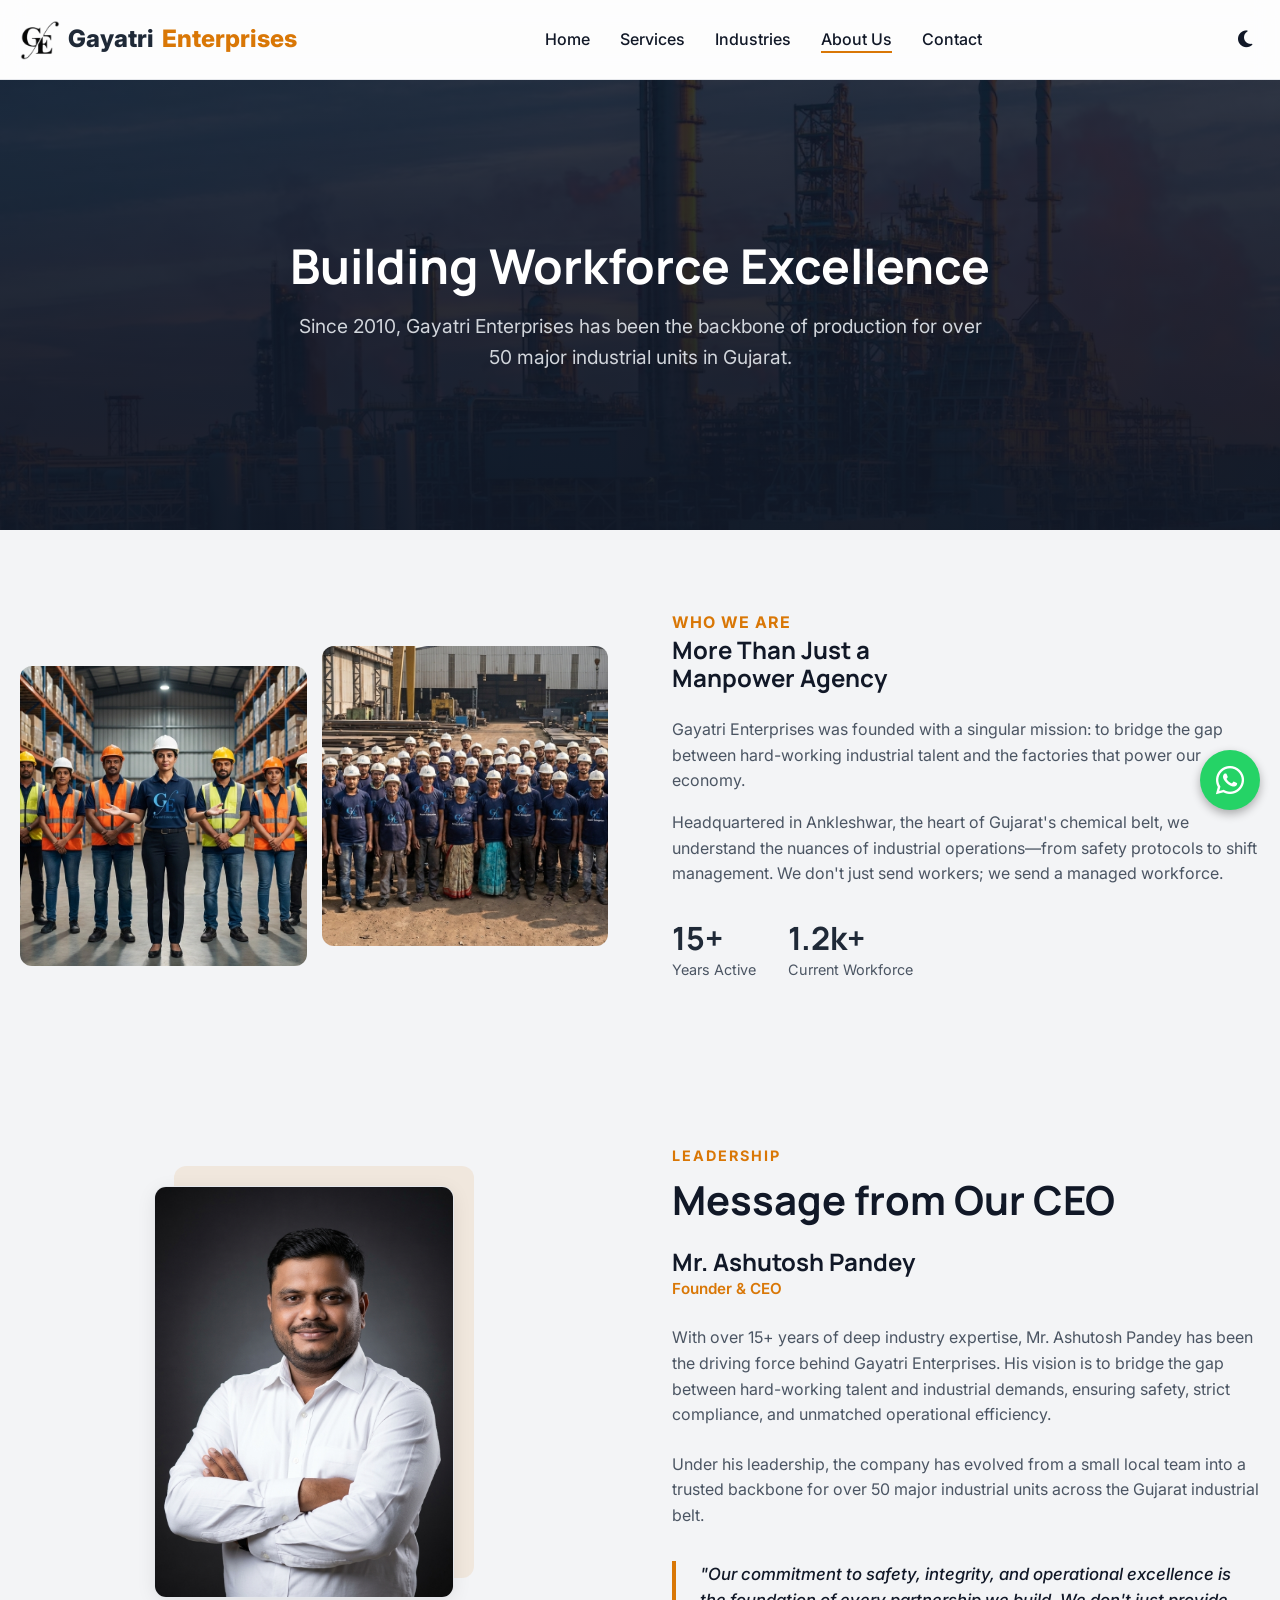
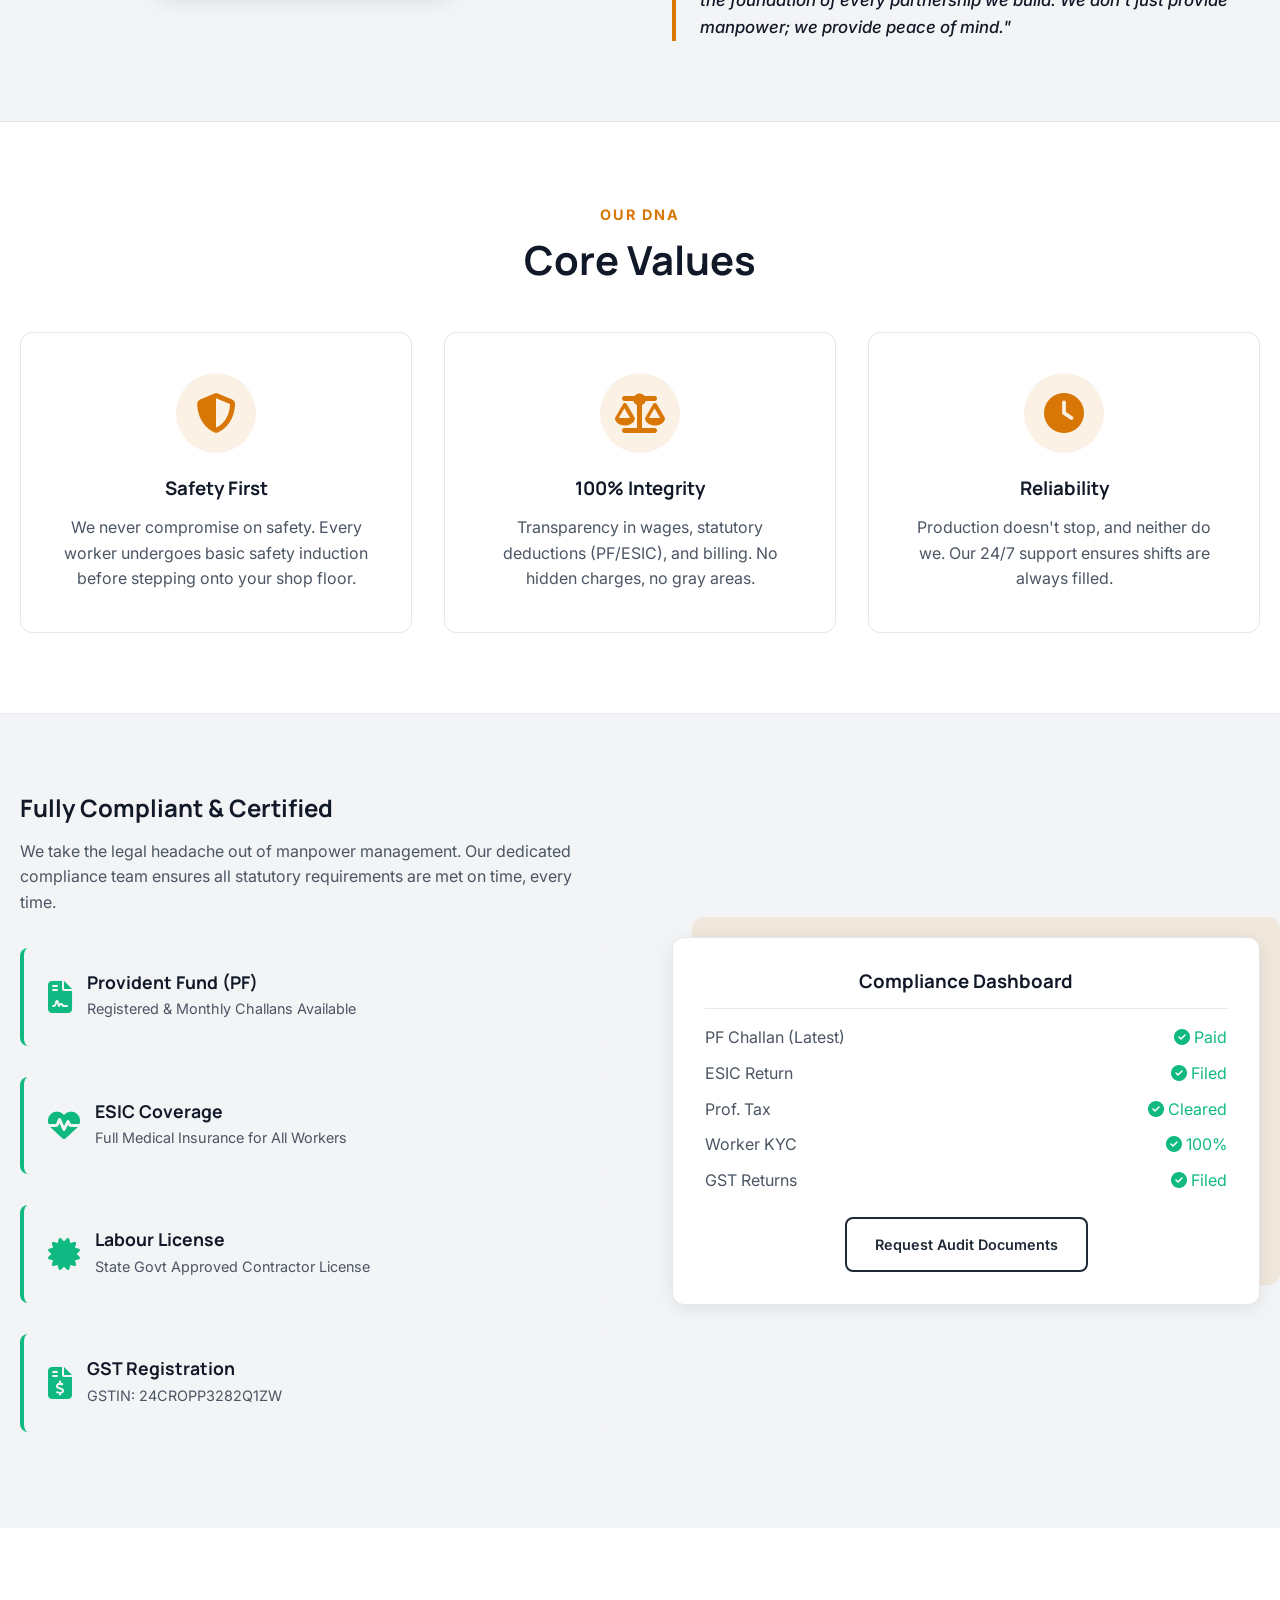
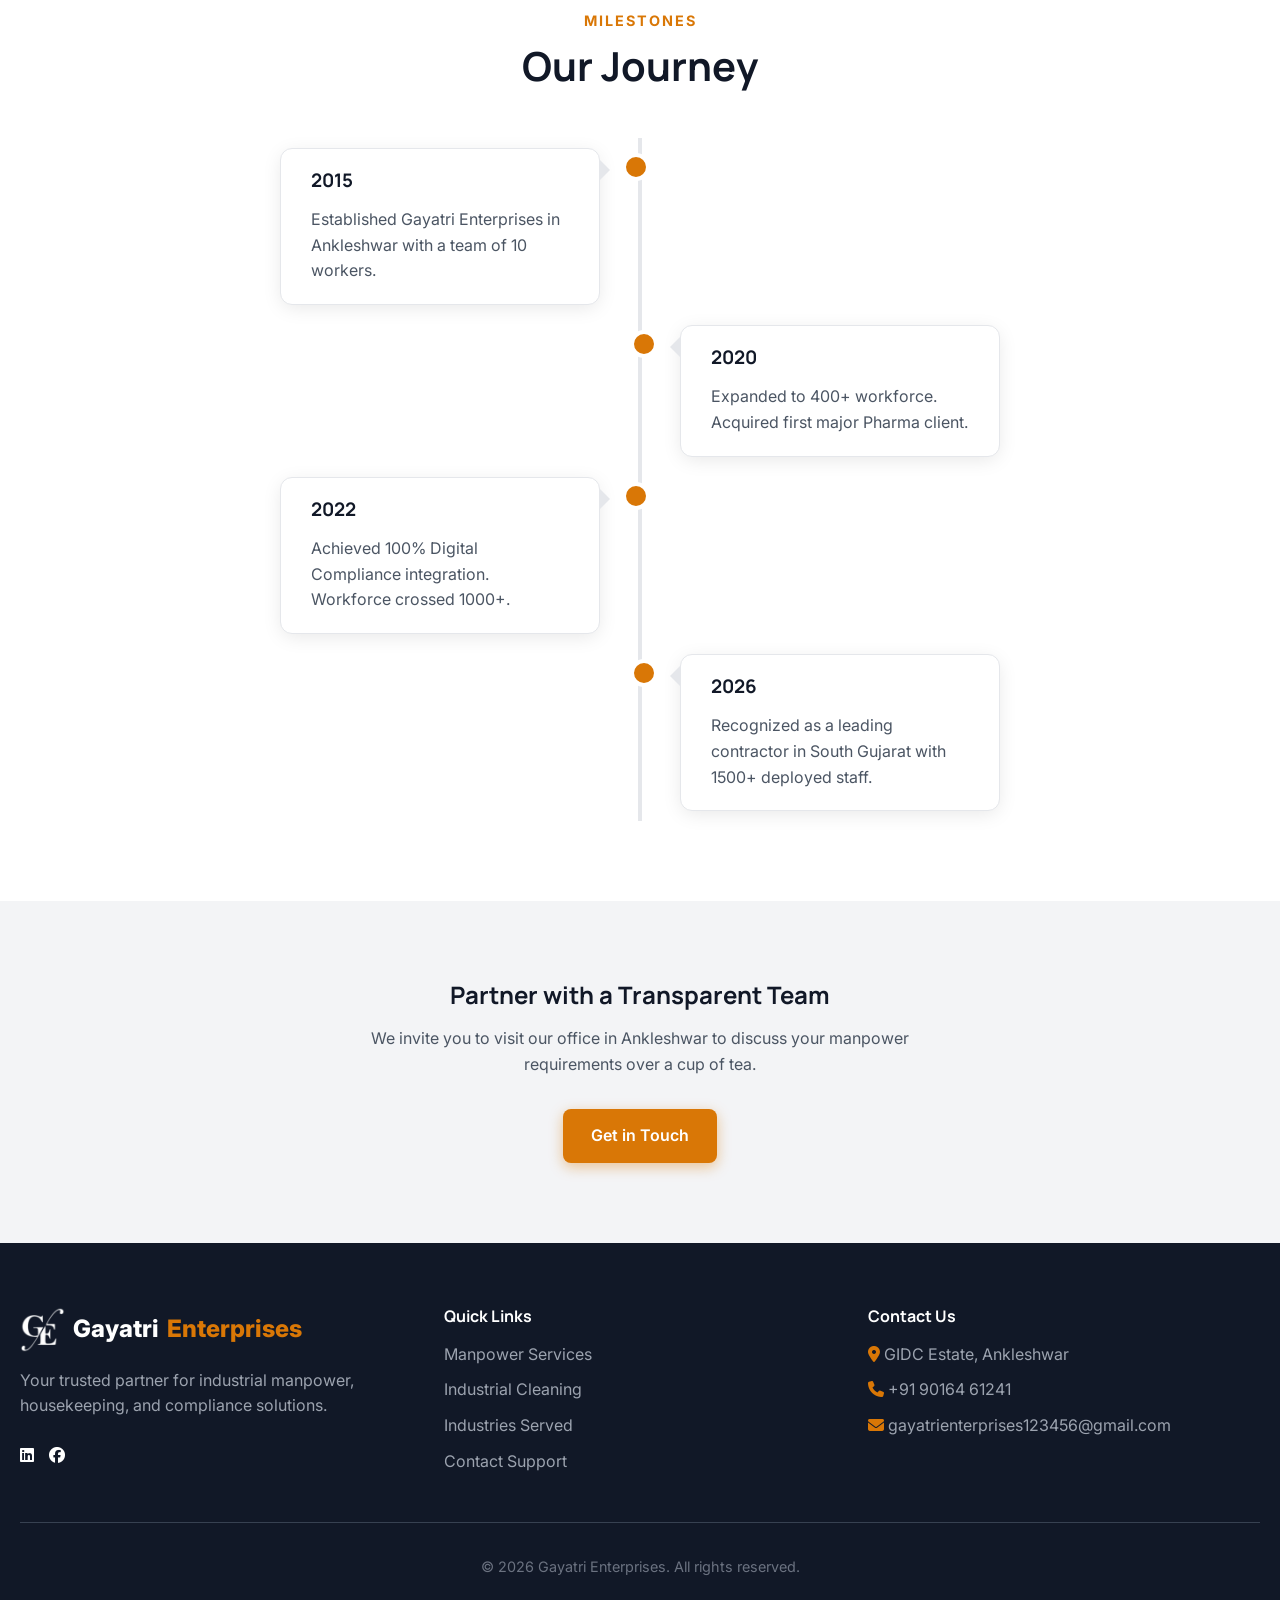
<file: about.html>
<!DOCTYPE html>
<html lang="en" data-theme="light">
<head>
    <meta charset="UTF-8">
    <meta name="viewport" content="width=device-width, initial-scale=1.0">
    <title>About Us | Gayatri Enterprises</title>
    <meta name="description" content="Learn about Gayatri Enterprises - A leader in industrial manpower since 2010. 100% Compliant, Safety-First approach, serving Gujarat's industrial belt.">
    <meta name="description" content="Learn about Gayatri Enterprises, a trusted labour contractor and manpower supplier serving industries in Ankleshwar GIDC and across Gujarat.">
    <meta name="keywords" content="industrial manpower supplier, labour contractor, manpower services, Gujarat, Ankleshwar GIDC">
    <link rel="preconnect" href="https://fonts.googleapis.com">
    <link rel="preconnect" href="https://fonts.gstatic.com" crossorigin>
    <link href="https://fonts.googleapis.com/css2?family=Inter:wght@400;500;600&family=Manrope:wght@600;700;800&display=swap" rel="stylesheet">
    <link rel="stylesheet" href="https://cdnjs.cloudflare.com/ajax/libs/font-awesome/6.4.0/css/all.min.css">
    
    <link rel="stylesheet" href="css/style.css">

    <style>
        html, body {
            overflow-x: hidden; /* Ye kisi bhi element ko screen ke bahar nikalne se rok dega */
            max-width: 100vw;
        }
        /* --- 1. PAGE SPECIFIC STYLES (DESKTOP DEFAULT) --- */
        .page-hero {
            background: linear-gradient(rgba(17, 24, 39, 0.85), rgba(17, 24, 39, 0.95)), 
                        url('assets/images/induatris.jpeg');
            background-size: cover;
            background-position: center;
            height: 450px; /* Desktop Height */
            display: flex;
            align-items: center;
            justify-content: center;
            text-align: center;
            color: white;
            margin-top: var(--header-height);
            padding: 0 1rem;
        }

        /* Values Grid */
        .value-card {
            text-align: center;
            padding: 2.5rem;
            background: var(--bg-card);
            border: 1px solid var(--border);
            border-radius: var(--radius-md);
            transition: 0.3s;
        }
        
        .value-card:hover {
            border-color: var(--secondary);
            transform: translateY(-5px);
            box-shadow: var(--shadow);
        }

        .value-icon {
            font-size: 2.5rem;
            color: var(--secondary);
            margin-bottom: 1.5rem;
            background: rgba(217, 119, 6, 0.1);
            width: 80px;
            height: 80px;
            border-radius: 50%;
            display: flex;
            align-items: center;
            justify-content: center;
            margin-left: auto;
            margin-right: auto;
        }

        /* Compliance Section */
        .compliance-box {
            display: flex;
            align-items: center;
            gap: 15px;
            background: var(--bg-body);
            padding: 1.5rem;
            border-radius: var(--radius-sm);
            border-left: 4px solid #10B981;
            margin-bottom: 1rem;
        }
        
        .compliance-box h4 { margin-bottom: 0.2rem; font-size: 1.1rem; }
        .compliance-box span { font-size: 0.9rem; color: var(--text-muted); }

        /* --- 2. TIMELINE STYLES (DESKTOP) --- */
        .timeline {
            position: relative;
            max-width: 800px;
            margin: 0 auto;
        }

        .timeline::after {
            content: '';
            position: absolute;
            width: 4px;
            background-color: var(--border);
            top: 0;
            bottom: 0;
            left: 50%;
            margin-left: -2px;
        }

        .timeline-item {
            padding: 10px 40px;
            position: relative;
            background-color: inherit;
            width: 50%;
        }

        .timeline-item::after {
            content: '';
            position: absolute;
            width: 20px;
            height: 20px;
            right: -10px;
            background-color: var(--secondary);
            border: 4px solid white;
            top: 15px;
            border-radius: 50%;
            z-index: 1;
        }

        .left { left: 0; }
        .right { left: 50%; }
        
        /* Arrows pointing to the line */
        .left::before { content: " "; height: 0; position: absolute; top: 22px; width: 0; z-index: 1; right: 30px; border: medium solid white; border-width: 10px 0 10px 10px; border-color: transparent transparent transparent var(--border); }
        .right::before { content: " "; height: 0; position: absolute; top: 22px; width: 0; z-index: 1; left: 30px; border: medium solid white; border-width: 10px 10px 10px 0; border-color: transparent var(--border) transparent transparent; }
        
        .right::after { left: -10px; }

        .timeline-content {
            padding: 20px 30px;
            background-color: var(--bg-card);
            position: relative;
            border-radius: var(--radius-md);
            box-shadow: var(--shadow);
            border: 1px solid var(--border);
        }

        /* --- 3. MOBILE RESPONSIVENESS FIXES --- */
        @media screen and (max-width: 768px) {
            
            /* A. Fix Hero Height */
            .page-hero {
                height: 300px; /* Smaller height for mobile */
            }
            .page-hero h1 { font-size: 2rem !important; } /* Smaller text */

            /* B. Fix the 2-Column Grids (Our Story & Compliance) */
            /* This forces the grids to become 1 column */
            .grid-3 {
                grid-template-columns: 1fr !important; /* Stack vertically */
                gap: 2rem !important;
            }

            /* C. Fix Image Grids inside Our Story */
            /* Ensure images don't look squashed */
            .grid-3 img {
                height: 250px !important; /* Adjust image height */
            }

            /* D. TIMELINE MOBILE FIX (Left Aligned) */
            .timeline::after {
                left: 31px; /* Move vertical line to the left */
            }
            
            .timeline-item {
                width: 100%; /* Full width */
                padding-left: 70px; /* Space for the line */
                padding-right: 25px;
            }
            
            .timeline-item::before {
                left: 60px; /* Fix arrow position */
                border: medium solid white;
                border-width: 10px 10px 10px 0;
                border-color: transparent var(--border) transparent transparent;
            }

            /* Make all dots align to the left line */
            .left::after, .right::after {
                left: 21px;
            }
            
            /* Reset the right side to align left */
            .right {
                left: 0%;
            }
        }

        /* --- CEO SECTION ANIMATIONS & STYLES --- */
        /* --- CEO SECTION STYLES --- */
        .ceo-img-wrapper {
            position: relative;
            width: 100%;
            max-width: 300px; /* Prevents image from becoming oversized on mobile */
            margin: 0 auto; /* Centers the image on mobile */
        }

        .ceo-offset-bg {
            position: absolute;
            top: -20px;
            right: -20px;
            width: 100%;
            height: 100%;
            background: var(--secondary);
            opacity: 0.1;
            border-radius: var(--radius-md);
            z-index: 1;
        }

        .ceo-img-container {
            position: relative;
            z-index: 2;
            border-radius: var(--radius-md);
            box-shadow: var(--shadow);
            border: 1px solid var(--border);
            overflow: hidden;
            background: var(--bg-card); /* Theme compatible */
        }
        
        .ceo-img-container img {
            width: 100%;
            height: auto !important;
            display: block;
            object-fit: top center; /* Maintains aspect ratio without distorting */
            transition: transform 0.4s ease; /* Smooth hover transition */
        }

        .ceo-img-container:hover img {
            transform: scale(1.04); /* Subtle zoom */
        }


        /* --- Brand Logo Sizing & Theme Compatibility --- */
        .brand-logo {
            height: 40px !important; /* perfectly aligns with the 1.5rem text size */
            width: auto !important;
            max-width: 100% !important;
            display: block;
            object-fit: contain;
            transition: filter 0.3s ease;
        }

        /* Light Mode (Default) - Inverts the white SVG to dark charcoal to match text */
        :root .brand-logo {
            filter: invert(85%) sepia(0%) saturate(0%) hue-rotate(180deg) brightness(15%);
        }

        /* Dark Mode - Keeps the SVG in its original white color */
        [data-theme="dark"] .brand-logo,
        .footer-logo {
            filter: none; 
        }
        /* --- Footer Logo Bulletproof Fix --- */
        .footer-white-logo {
            height: 45px !important; 
            width: 45px !important; /* Exact width */
            max-width: 45px !important; 
            flex-shrink: 0; /* Flexbox isko failne (stretch) se rokega */
            display: block;
            object-fit: contain;
            filter: brightness(0) invert(1) !important; 
        }

        /* .footer-white-logo {
            height: 45px; 
            width: auto;
            display: block;
            object-fit: contain;
            filter: brightness(0) invert(1); 
        } */
    </style>
</head>
<body>

    <header>
        <div class="container nav-container">
            <!-- <a href="index.html" class="logo">
                <i class="fa-solid fa-industry"></i>
                Gayatri <span>Enterprises</span>
            </a> -->
            <a href="index.html" class="logo">
                <img src="assets/images/ge_logo.svg" alt="Gayatri Enterprises Logo" class="brand-logo">
                Gayatri <span>Enterprises</span>
            </a>

            <nav>
                <ul class="nav-links">
                    <li><a href="index.html">Home</a></li>
                    <li><a href="services.html">Services</a></li>
                    <li><a href="industries.html">Industries</a></li>
                    <li><a href="about.html" class="active">About Us</a></li>
                    <li><a href="contact.html">Contact</a></li>
                </ul>
            </nav>

            <div style="display: flex; align-items: center; gap: 15px;">
                <button id="theme-toggle" class="theme-toggle" aria-label="Toggle Dark Mode">
                    <i class="fas fa-moon"></i>
                </button>
                <div class="hamburger">
                    <i class="fas fa-bars"></i>
                </div>
                <a href="contact.html" class="btn btn-primary" style="display: none; @media(min-width:768px){display:flex;}">
                    Get Quote
                </a>
            </div>
        </div>
    </header>

    <main>
        <section class="page-hero">
            <div class="container fade-up">
                <h1 style="color: white; font-size: 3rem; margin-bottom: 1rem;">Building Workforce Excellence</h1>
                <p style="font-size: 1.2rem; max-width: 700px; margin: 0 auto; color: #D1D5DB;">
                    Since 2010, Gayatri Enterprises has been the backbone of production for over 50 major industrial units in Gujarat.
                </p>
            </div>
        </section>

        <section style="padding: 5rem 0;">
            <div class="container">
                <div class="grid-3" style="grid-template-columns: 1fr 1fr; gap: 4rem; align-items: center;">
                    <div style="display: grid; grid-template-columns: 1fr 1fr; gap: 15px;" class="fade-up">
                        <img src="assets/images/4.png" style="border-radius: var(--radius-md); height: 300px; object-fit: cover; width: 100%; transform: translateY(20px);">
                        <img src="assets/images/3.png" style="border-radius: var(--radius-md); height: 300px; object-fit: cover; width: 100%;">
                    </div>

                    <div class="fade-up">
                        <span style="color: var(--secondary); font-weight: 700; letter-spacing: 1px;">WHO WE ARE</span>
                        <h2 style="margin-bottom: 1.5rem;">More Than Just a <br>Manpower Agency</h2>
                        <p style="color: var(--text-muted); margin-bottom: 1rem;">
                            Gayatri Enterprises was founded with a singular mission: to bridge the gap between hard-working industrial talent and the factories that power our economy.
                        </p>
                        <p style="color: var(--text-muted); margin-bottom: 2rem;">
                            Headquartered in Ankleshwar, the heart of Gujarat's chemical belt, we understand the nuances of industrial operations—from safety protocols to shift management. We don't just send workers; we send a managed workforce.
                        </p>
                        
                        <div style="display: flex; gap: 2rem;">
                            <div>
                                <h3 style="color: var(--primary); font-size: 2rem; margin-bottom: 0;">15+</h3>
                                <span style="font-size: 0.9rem; color: var(--text-muted);">Years Active</span>
                            </div>
                            <div>
                                <h3 style="color: var(--primary); font-size: 2rem; margin-bottom: 0;">1.2k+</h3>
                                <span style="font-size: 0.9rem; color: var(--text-muted);">Current Workforce</span>
                            </div>
                        </div>
                    </div>
                </div>
            </div>
        </section>


        <section style="padding: 5rem 0; background-color: var(--bg-body);">
            <div class="container">
                <div class="grid-3" style="grid-template-columns: 1fr 1fr; gap: 4rem; align-items: center;">
                    
                    <div class="fade-up" style="padding: 20px 20px 20px 0;"> <div class="ceo-img-wrapper">
                            <div class="ceo-img-container">
                                <img src="assets/images/ceo2.png" alt="CEO of Gayatri Enterprises">
                            </div>
                            <div class="ceo-offset-bg"></div>
                        </div>
                    </div>

                    <div class="fade-up" style="transition-delay: 0.15s;">
                        <span style="color: var(--secondary); font-weight: 700; letter-spacing: 2px; font-size: 0.9rem; text-transform: uppercase;">Leadership</span>
                        <h2 style="margin-top: 0.5rem; margin-bottom: 1.5rem; font-size: 2.5rem;">Message from Our CEO</h2>
                        
                        <h3 style="margin-bottom: 0; color: var(--text-main); font-size: 1.5rem;">Mr. Ashutosh Pandey</h3>
                        <p style="color: var(--secondary); font-weight: 600; margin-bottom: 1.5rem; font-size: 0.95rem;">
                            Founder & CEO
                        </p>

                        <p style="color: var(--text-muted); margin-bottom: 1.5rem;">
                            With over 15+ years of deep industry expertise, Mr. Ashutosh Pandey has been the driving force behind Gayatri Enterprises. His vision is to bridge the gap between hard-working talent and industrial demands, ensuring safety, strict compliance, and unmatched operational efficiency.
                        </p>
                        
                        <p style="color: var(--text-muted); margin-bottom: 2rem;">
                            Under his leadership, the company has evolved from a small local team into a trusted backbone for over 50 major industrial units across the Gujarat industrial belt.
                        </p>
                        
                        <blockquote style="border-left: 4px solid var(--secondary); padding-left: 1.5rem; color: var(--text-main); font-style: italic; font-weight: 500; font-size: 1.05rem;">
                            "Our commitment to safety, integrity, and operational excellence is the foundation of every partnership we build. We don't just provide manpower; we provide peace of mind."
                        </blockquote>
                    </div>
                    
                </div>
            </div>
        </section>
        

        <section style="background-color: var(--bg-card); padding: 5rem 0; border-top: 1px solid var(--border); border-bottom: 1px solid var(--border);">
            <div class="container">
                <div class="section-title fade-up">
                    <span>Our DNA</span>
                    <h2>Core Values</h2>
                </div>

                <div class="grid-3"> <style>.grid-3 { display: grid; grid-template-columns: repeat(auto-fit, minmax(300px, 1fr)); gap: 2rem; }</style>

                    <div class="value-card fade-up">
                        <div class="value-icon"><i class="fas fa-shield-alt"></i></div>
                        <h3>Safety First</h3>
                        <p style="color: var(--text-muted);">We never compromise on safety. Every worker undergoes basic safety induction before stepping onto your shop floor.</p>
                    </div>

                    <div class="value-card fade-up" style="transition-delay: 0.1s;">
                        <div class="value-icon"><i class="fas fa-scale-balanced"></i></div>
                        <h3>100% Integrity</h3>
                        <p style="color: var(--text-muted);">Transparency in wages, statutory deductions (PF/ESIC), and billing. No hidden charges, no gray areas.</p>
                    </div>

                    <div class="value-card fade-up" style="transition-delay: 0.2s;">
                        <div class="value-icon"><i class="fas fa-clock"></i></div>
                        <h3>Reliability</h3>
                        <p style="color: var(--text-muted);">Production doesn't stop, and neither do we. Our 24/7 support ensures shifts are always filled.</p>
                    </div>
                </div>
            </div>
        </section>

        <section style="padding: 5rem 0;">
            <div class="container">
                <div class="grid-3" style="grid-template-columns: 1fr 1fr; gap: 4rem; align-items: center;">
                    <div class="fade-up">
                        <h2>Fully Compliant & Certified</h2>
                        <p style="color: var(--text-muted); margin-bottom: 2rem;">
                            We take the legal headache out of manpower management. Our dedicated compliance team ensures all statutory requirements are met on time, every time.
                        </p>
                        
                        <div style="display: flex; flex-direction: column; gap: 15px;">
                            <div class="compliance-box">
                                <i class="fas fa-file-contract" style="font-size: 2rem; color: #10B981;"></i>
                                <div>
                                    <h4>Provident Fund (PF)</h4>
                                    <span>Registered & Monthly Challans Available</span>
                                </div>
                            </div>
                            <div class="compliance-box">
                                <i class="fas fa-heart-pulse" style="font-size: 2rem; color: #10B981;"></i>
                                <div>
                                    <h4>ESIC Coverage</h4>
                                    <span>Full Medical Insurance for All Workers</span>
                                </div>
                            </div>
                            <div class="compliance-box">
                                <i class="fas fa-certificate" style="font-size: 2rem; color: #10B981;"></i>
                                <div>
                                    <h4>Labour License</h4>
                                    <span>State Govt Approved Contractor License</span>
                                </div>
                            </div>
                            
                            <div class="compliance-box">
                                <i class="fas fa-file-invoice-dollar" style="font-size: 2rem; color: #10B981;"></i>
                                <div>
                                    <h4>GST Registration</h4>
                                    <span>GSTIN: 24CROPP3282Q1ZW</span>
                                </div>
                            </div>
                        </div>
                    </div>
                    
                    <div class="fade-up" style="position: relative;">
                        <div style="background: var(--bg-card); padding: 2rem; border: 1px solid var(--border); border-radius: var(--radius-md); box-shadow: var(--shadow); position: relative; z-index: 2;">
                            <h3 style="text-align: center; border-bottom: 1px solid var(--border); padding-bottom: 1rem; margin-bottom: 1rem;">Compliance Dashboard</h3>
                            <ul style="color: var(--text-muted);">
                                <li style="margin-bottom: 10px; display: flex; justify-content: space-between;">
                                    <span>PF Challan (Latest)</span> 
                                    <span style="color: #10B981;"><i class="fas fa-check-circle"></i> Paid</span>
                                </li>
                                <li style="margin-bottom: 10px; display: flex; justify-content: space-between;">
                                    <span>ESIC Return</span> 
                                    <span style="color: #10B981;"><i class="fas fa-check-circle"></i> Filed</span>
                                </li>
                                <li style="margin-bottom: 10px; display: flex; justify-content: space-between;">
                                    <span>Prof. Tax</span> 
                                    <span style="color: #10B981;"><i class="fas fa-check-circle"></i> Cleared</span>
                                </li>
                                <li style="margin-bottom: 10px; display: flex; justify-content: space-between;">
                                    <span>Worker KYC</span> 
                                    <span style="color: #10B981;"><i class="fas fa-check-circle"></i> 100%</span>
                                </li>
                                <li style="margin-bottom: 10px; display: flex; justify-content: space-between;">
                                    <span>GST Returns</span> 
                                    <span style="color: #10B981;"><i class="fas fa-check-circle"></i> Filed</span>
                                </li>
                            </ul>
                            <div style="text-align: center; margin-top: 1.5rem;">
                                <a href="contact.html" class="btn btn-outline" style="font-size: 0.9rem;">Request Audit Documents</a>
                            </div>
                        </div>
                        <div style="position: absolute; top: -20px; right: -20px; width: 100%; height: 100%; background: var(--secondary); opacity: 0.1; border-radius: var(--radius-md); z-index: 1;"></div>
                    </div>
                </div>
            </div>
        </section>

        <section style="background-color: var(--bg-card); padding: 5rem 0;">
            <div class="container">
                <div class="section-title fade-up">
                    <span>Milestones</span>
                    <h2>Our Journey</h2>
                </div>
                
                <div class="timeline fade-up">
                    <div class="timeline-item left">
                        <div class="timeline-content">
                            <h3>2015</h3>
                            <p style="color: var(--text-muted);">Established Gayatri Enterprises in Ankleshwar with a team of 10 workers.</p>
                        </div>
                    </div>
                    <div class="timeline-item right">
                        <div class="timeline-content">
                            <h3>2020</h3>
                            <p style="color: var(--text-muted);">Expanded to 400+ workforce. Acquired first major Pharma client.</p>
                        </div>
                    </div>
                    <div class="timeline-item left">
                        <div class="timeline-content">
                            <h3>2022</h3>
                            <p style="color: var(--text-muted);">Achieved 100% Digital Compliance integration. Workforce crossed 1000+.</p>
                        </div>
                    </div>
                    <div class="timeline-item right">
                        <div class="timeline-content">
                            <h3>2026</h3>
                            <p style="color: var(--text-muted);">Recognized as a leading contractor in South Gujarat with 1500+ deployed staff.</p>
                        </div>
                    </div>
                </div>
            </div>
        </section>

        <section style="padding: 5rem 0; text-align: center;">
            <div class="container fade-up">
                <h2>Partner with a Transparent Team</h2>
                <p style="max-width: 600px; margin: 0 auto 2rem auto; color: var(--text-muted);">
                    We invite you to visit our office in Ankleshwar to discuss your manpower requirements over a cup of tea.
                </p>
                <a href="contact.html" class="btn btn-primary">
                    Get in Touch
                </a>
            </div>
        </section>
    </main>

    <footer style="background: #111827; color: #F3F4F6; padding: 4rem 0 2rem 0;">
        <div class="container">
            <div class="grid-3" style="margin-bottom: 3rem;">
                <div>
                    <div class="logo" style="margin-bottom: 1rem; color: #fff;">
                        <img src="assets/images/ge_logo.svg" alt="Gayatri Enterprises Logo" class="footer-white-logo">
                        Gayatri <span>Enterprises</span>
                    </div>
                    <!-- -->
                    <p style="color: #9CA3AF; margin-bottom: 1.5rem;">
                        Your trusted partner for industrial manpower, housekeeping, and compliance solutions.
                    </p>
                    <div style="display: flex; gap: 15px;">
                        <a href="#" style="color: #fff;"><i class="fab fa-linkedin"></i></a>
                        <a href="#" style="color: #fff;"><i class="fab fa-facebook"></i></a>
                    </div>
                </div>
                <div>
                    <h4 style="color: #fff;">Quick Links</h4>
                    <ul style="display: flex; flex-direction: column; gap: 10px;">
                        <li><a href="services.html" style="color: #9CA3AF;">Manpower Services</a></li>
                        <li><a href="services.html" style="color: #9CA3AF;">Industrial Cleaning</a></li>
                        <li><a href="industries.html" style="color: #9CA3AF;">Industries Served</a></li>
                        <li><a href="contact.html" style="color: #9CA3AF;">Contact Support</a></li>
                    </ul>
                </div>
                <div>
                    <h4 style="color: #fff;">Contact Us</h4>
                    <p style="color: #9CA3AF; margin-bottom: 10px;">
                        <i class="fas fa-map-marker-alt" style="color: var(--secondary);"></i> GIDC Estate, Ankleshwar
                    </p>
                    <p style="color: #9CA3AF; margin-bottom: 10px;">
                        <i class="fas fa-phone" style="color: var(--secondary);"></i> +91 90164 61241
                    </p>
                    <p style="color: #9CA3AF;">
                        <i class="fas fa-envelope" style="color: var(--secondary);"></i> gayatrienterprises123456@gmail.com
                    </p>
                </div>
            </div>
            <div style="border-top: 1px solid #374151; padding-top: 2rem; text-align: center; color: #6B7280; font-size: 0.9rem;">
                &copy; 2026 Gayatri Enterprises. All rights reserved.
            </div>
        </div>
    </footer>

    <a href="#" class="whatsapp-float" target="_blank" aria-label="Chat on WhatsApp">
        <i class="fab fa-whatsapp"></i>
    </a>
    
    <div class="mobile-sticky-bar">
        <div class="grid">
            <a href="tel:+919016461241" class="btn btn-primary" style="justify-content: center; padding: 10px;">
                <i class="fas fa-phone"></i> Call Now
            </a>
            <a href="contact.html" class="btn btn-outline" style="justify-content: center; padding: 10px;">
                <i class="fas fa-envelope"></i> Inquiry
            </a>
        </div>
    </div>

    <script src="js/script.js"></script>
</body>
</html>
</file>
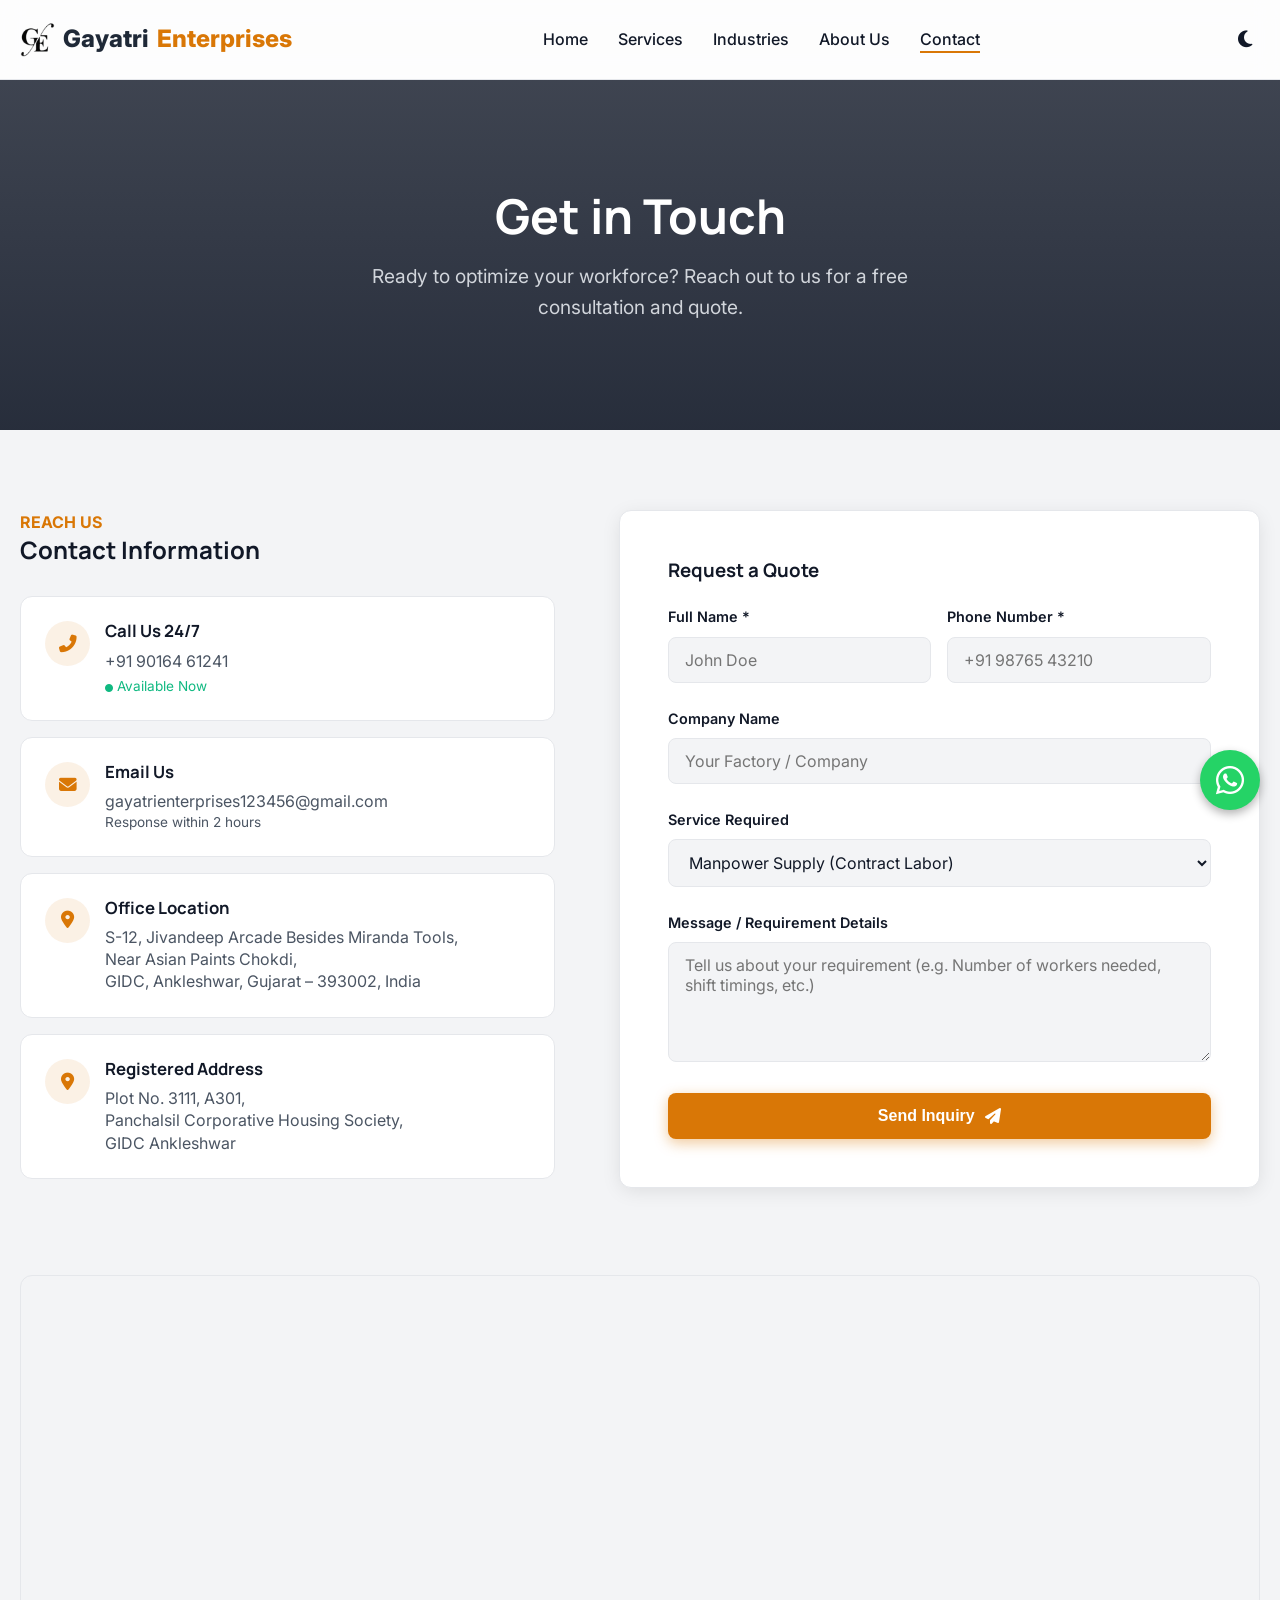
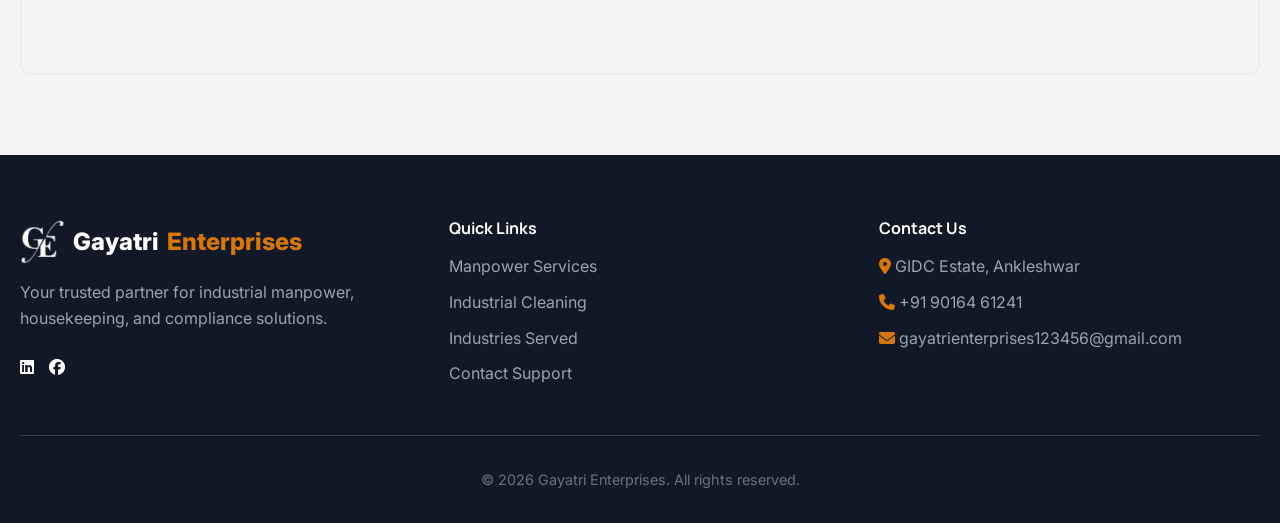
<file: contact.html>
<!DOCTYPE html>
<html lang="en" data-theme="light">
<head>
    <meta charset="UTF-8">
    <meta name="viewport" content="width=device-width, initial-scale=1.0">
    <title>Contact Us | Gayatri Enterprises</title>
    <meta name="description" content="Get a quote for industrial manpower supply. Contact Gayatri Enterprises, GIDC Ankleshwar. Call +91 76000 01321 for immediate workforce solutions.">
    <meta name="description" content="Contact Gayatri Enterprises for industrial manpower supply, contract labour services and workforce solutions in Ankleshwar GIDC Gujarat.">
    <meta name="keywords" content="contact industrial manpower supplier, Gayatri Enterprises contact, manpower supply quote, labour contractor contact, workforce solutions Gujarat"> 
    <link rel="preconnect" href="https://fonts.googleapis.com">
    <link rel="preconnect" href="https://fonts.gstatic.com" crossorigin>
    <link href="https://fonts.googleapis.com/css2?family=Inter:wght@400;500;600&family=Manrope:wght@600;700;800&display=swap" rel="stylesheet">
    <link rel="stylesheet" href="https://cdnjs.cloudflare.com/ajax/libs/font-awesome/6.4.0/css/all.min.css">
    
    <link rel="stylesheet" href="css/style.css">

    <style>
        /* --- GLOBAL RESPONSIVE FIX --- */
        html, body {
            overflow-x: hidden; /* completely stops horizontal scrolling */
            max-width: 100vw;
        }

        /* Page Specific Styles */
        .page-hero {
            background: linear-gradient(rgba(17, 24, 39, 0.8), rgba(17, 24, 39, 0.9)), 
                        url('https://images.unsplash.com/photo-1486406146926-c627a92ad1ab?q=80&w=2070&auto=format&fit=crop');
            background-size: cover;
            background-position: center;
            height: 350px;
            display: flex;
            align-items: center;
            justify-content: center;
            text-align: center;
            color: white;
            margin-top: var(--header-height);
        }

        /* Contact Wrapper */
        .contact-wrapper {
            display: grid;
            grid-template-columns: 1fr 1.2fr;
            gap: 4rem;
        }

        /* Info Cards (Refined for compact look & responsiveness) */
        .info-card {
            background: var(--bg-card);
            padding: 1.5rem; /* Reduced from 2rem */
            border-radius: var(--radius-md);
            border: 1px solid var(--border);
            margin-bottom: 1rem;
            display: flex;
            flex-direction: row; /* Side-by-side on desktop */
            align-items: flex-start;
            gap: 15px; /* Reduced gap */
            transition: 0.3s;
            box-sizing: border-box;
            width: 100%;
        }

        .info-card:hover {
            transform: translateY(-5px);
            border-color: var(--secondary);
            box-shadow: var(--shadow);
        }

        .info-icon {
            background: rgba(217, 119, 6, 0.1);
            color: var(--secondary);
            min-width: 45px; /* Scaled down for a balanced look */
            height: 45px;
            border-radius: 50%;
            display: flex;
            align-items: center;
            justify-content: center;
            font-size: 1.1rem;
        }

        .info-card-text {
            width: 100%;
        }
        
        .info-card h4 { margin-bottom: 0.25rem; font-size: 1.05rem; }
        
        .info-card p { 
            margin-bottom: 0; 
            line-height: 1.4; 
            word-wrap: break-word; /* Prevents long emails from overflowing */
            overflow-wrap: break-word;
        }

        /* Form Styling */
        .contact-form {
            background: var(--bg-card);
            padding: 3rem;
            border-radius: var(--radius-md);
            box-shadow: var(--shadow);
            border: 1px solid var(--border);
            box-sizing: border-box;
            width: 100%;
            transition: all 0.3s ease;
        }

        .contact-form:hover {
            box-shadow: 0 12px 24px rgba(0,0,0,0.1);
            border-color: var(--secondary);
        }

        .form-group {
            margin-bottom: 1.5rem;
            width: 100%;
        }

        .form-label {
            display: block;
            margin-bottom: 0.5rem;
            font-weight: 600;
            color: var(--text-main);
            font-size: 0.9rem;
        }

        .form-control {
            width: 100%;
            padding: 12px 16px;
            border: 1px solid var(--border);
            border-radius: var(--radius-sm);
            background: var(--bg-body);
            color: var(--text-main);
            font-family: var(--font-body);
            font-size: 1rem;
            transition: 0.3s;
            box-sizing: border-box;
        }

        .form-control:focus {
            outline: none;
            border-color: var(--secondary);
            box-shadow: 0 0 0 3px rgba(217, 119, 6, 0.1);
        }

        textarea.form-control {
            resize: vertical;
            min-height: 120px;
        }

        /* Map */
        .map-container {
            width: 100%;
            height: 400px;
            border-radius: var(--radius-md);
            overflow: hidden;
            margin-top: 5rem;
            border: 1px solid var(--border);
            box-sizing: border-box;
        }

        iframe { width: 100%; height: 100%; border: 0; }
        
        /* Success Message */
        #form-success, #form-error {
            display: none;
            padding: 1rem;
            border-radius: var(--radius-sm);
            margin-top: 1rem;
            text-align: center;
            font-weight: 600;
        }

        #form-success { background: #D1FAE5; color: #065F46; }
        #form-error { background: #fee2e2; color: #991b1b; }

        /* --- Brand Logo Sizing & Theme Compatibility --- */
        .brand-logo {
            height: 35px;
            width: auto;
            display: block;
            object-fit: contain;
            transition: filter 0.3s ease;
        }

        :root .brand-logo {
            filter: invert(85%) sepia(0%) saturate(0%) hue-rotate(180deg) brightness(15%);
        }

        [data-theme="dark"] .brand-logo,
        .footer-logo { filter: none; }

        .footer-white-logo {
            height: 45px;
            width: auto;
            display: block;
            object-fit: contain;
            filter: brightness(0) invert(1); 
        }

        /* =========================================
           MOBILE RESPONSIVENESS FIXES
           ========================================= */
        @media (max-width: 768px) {
            .contact-wrapper { 
                grid-template-columns: 1fr; 
                gap: 2.5rem; 
            }
            
            .info-card {
                flex-direction: column; /* Stacks icon and text vertically only on mobile */
                padding: 1.25rem;
            }

            .contact-form {
                padding: 1.5rem; /* Prevents form from expanding beyond screen edges */
            }

            /* Forces the 2-column input grid to stack vertically on small screens */
            .form-grid-2 {
                grid-template-columns: 1fr !important;
                gap: 0 !important;
            }
            
            .form-grid-2 .form-group {
                margin-bottom: 1.5rem;
            }

            .map-container {
                margin-top: 3rem;
                height: 300px; /* Slightly smaller map for mobile */
            }
        }
    </style>
</head>
<body>

    <header>
        <div class="container nav-container">
            <a href="index.html" class="logo">
                <img src="assets/images/ge_logo.svg" alt="Gayatri Enterprises Logo" class="brand-logo">
                Gayatri <span>Enterprises</span>
            </a>
            <nav>
                <ul class="nav-links">
                    <li><a href="index.html">Home</a></li>
                    <li><a href="services.html">Services</a></li>
                    <li><a href="industries.html">Industries</a></li>
                    <li><a href="about.html">About Us</a></li>
                    <li><a href="contact.html" class="active">Contact</a></li>
                </ul>
            </nav>

            <div style="display: flex; align-items: center; gap: 15px;">
                <button id="theme-toggle" class="theme-toggle" aria-label="Toggle Dark Mode">
                    <i class="fas fa-moon"></i>
                </button>
                <div class="hamburger">
                    <i class="fas fa-bars"></i>
                </div>
            </div>
        </div>
    </header>

    <main>
        <section class="page-hero">
            <div class="container fade-up">
                <h1 style="color: white; font-size: 3rem; margin-bottom: 1rem;">Get in Touch</h1>
                <p style="font-size: 1.2rem; max-width: 600px; margin: 0 auto; color: #D1D5DB;">
                    Ready to optimize your workforce? Reach out to us for a free consultation and quote.
                </p>
            </div>
        </section>

        <section style="padding: 5rem 0;">
            <div class="container">
                <div class="contact-wrapper">
                    
                    <div class="fade-up">
                        <span style="color: var(--secondary); font-weight: 700; text-transform: uppercase;">Reach Us</span>
                        <h2 style="margin-bottom: 2rem;">Contact Information</h2>
                        
                        <a href="tel:+919016461241" class="info-card">
                            <div class="info-icon"><i class="fas fa-phone-alt"></i></div>
                            <div class="info-card-text">
                                <h4 style="margin-bottom: 0.5rem;">Call Us 24/7</h4>
                                <p style="color: var(--text-muted);">+91 90164 61241</p>
                                <p style="font-size: 0.85rem; color: #10B981; margin-top: 5px;">
                                    <i class="fas fa-circle" style="font-size: 8px;"></i> Available Now
                                </p>
                            </div>
                        </a>

                        <a href="mailto:gayatrienterprises123456@gmail.com" class="info-card">
                            <div class="info-icon"><i class="fas fa-envelope"></i></div>
                            <div class="info-card-text">
                                <h4 style="margin-bottom: 0.5rem;">Email Us</h4>
                                <p style="color: var(--text-muted);">gayatrienterprises123456@gmail.com</p>
                                <p style="font-size: 0.85rem; color: var(--text-muted);">Response within 2 hours</p>
                            </div>
                        </a>

                        <div class="info-card">
                            <div class="info-icon"><i class="fas fa-map-marker-alt"></i></div>
                            <div class="info-card-text">
                                <h4 style="margin-bottom: 0.5rem;">Office Location</h4>
                                <p style="color: var(--text-muted);">
                                    S-12, Jivandeep Arcade Besides Miranda Tools,<br>
                                    Near Asian Paints Chokdi,<br>
                                    GIDC, Ankleshwar, Gujarat – 393002, India
                                </p>
                            </div>
                        </div>
                        <div class="info-card">
                            <div class="info-icon"><i class="fas fa-map-marker-alt"></i></div>
                            <div class="info-card-text">
                                <h4 style="margin-bottom: 0.5rem;">Registered Address</h4>
                                <p style="color: var(--text-muted);">
                                    Plot No. 3111, A301,<br>
                                    Panchalsil Corporative Housing Society,<br>
                                    GIDC Ankleshwar
                                </p>
                            </div>
                        </div>
                    </div>

                    <div class="fade-up" style="transition-delay: 0.1s;" >
                        <form class="contact-form" id="inquiryForm" onsubmit="handleFormSubmit(event)">
                            <input type="hidden" name="access_key" value="5d9ef6a4-f261-4247-b935-bd880b68478c">
                            <input type="hidden" name="subject" value="New Inquiry - Gayatri Enterprises Website">
                            <input type="hidden" name="from_name" value="Gayatri Enterprises Web Form">

                            <h3 style="margin-bottom: 1.5rem;">Request a Quote</h3>
                            
                            <div class="form-grid-2" style="display: grid; grid-template-columns: 1fr 1fr; gap: 1rem;">
                                <div class="form-group">
                                    <label class="form-label">Full Name *</label>
                                    <input type="text" name="name" class="form-control" required placeholder="John Doe">
                                </div>
                                <div class="form-group">
                                    <label class="form-label">Phone Number *</label>
                                    <input type="tel" name="phone" class="form-control" required placeholder="+91 98765 43210">
                                </div>
                            </div>

                            <div class="form-group">
                                <label class="form-label">Company Name</label>
                                <input type="text" name="company" class="form-control" placeholder="Your Factory / Company">
                            </div>
                            <div class="form-group">
                                <label class="form-label">Service Required</label>
                                <select name="service" class="form-control">
                                    <option>Manpower Supply (Contract Labor)</option>
                                    <option>Industrial Housekeeping</option>
                                    <option>Compliance Management (PF/ESIC)</option>
                                    <option>Skilled Technical Staff</option>
                                    <option>Other</option>
                                </select>
                            </div>

                            <div class="form-group">
                                <label class="form-label">Message / Requirement Details</label>
                                <textarea name="message" class="form-control" placeholder="Tell us about your requirement (e.g. Number of workers needed, shift timings, etc.)"></textarea>
                            </div>

                            <button type="submit" class="btn btn-primary" style="width: 100%; justify-content: center;">
                                Send Inquiry <i class="fas fa-paper-plane"></i>
                            </button>
                            
                            <div id="form-success">
                                <i class="fas fa-check-circle"></i> Thank you! We have received your inquiry.
                            </div>
                            <div id="form-error">
                                <i class="fas fa-exclamation-circle"></i> Something went wrong. Please try again.
                            </div>
                        </form>
                    </div>

                </div>

                <div class="map-container fade-up">
                    <iframe src="https://www.google.com/maps/embed?pb=!1m18!1m12!1m3!1d1048.1320404362325!2d73.0226445776971!3d21.624918283400078!2m3!1f0!2f0!3f0!3m2!1i1024!2i768!4f13.1!3m3!1m2!1s0x3be02338cc75cf11%3A0x1094826aaa02bd4c!2sGayatri%20Enterprises%20-%20Industrial%20Manpower%20Supplier%20(Labour%20Contactor)!5e1!3m2!1sen!2sin!4v1772965580463!5m2!1sen!2sin" allowfullscreen="" loading="lazy" referrerpolicy="no-referrer-when-downgrade"></iframe>
                </div>
            </div>
        </section>
    </main>

    <footer style="background: #111827; color: #F3F4F6; padding: 4rem 0 2rem 0;">
        <div class="container">
            <div class="grid-3" style="display: grid; grid-template-columns: repeat(auto-fit, minmax(200px, 1fr)); gap: 3rem; margin-bottom: 3rem;">
                <div>
                    <div class="logo" style="margin-bottom: 1rem; color: #fff;">
                        <img src="assets/images/ge_logo.svg" alt="Gayatri Enterprises Logo" class="footer-white-logo">
                        Gayatri <span>Enterprises</span>
                    </div>

                    <p style="color: #9CA3AF; margin-bottom: 1.5rem;">
                        Your trusted partner for industrial manpower, housekeeping, and compliance solutions.
                    </p>
                    <div style="display: flex; gap: 15px;">
                        <a href="#" style="color: #fff;"><i class="fab fa-linkedin"></i></a>
                        <a href="#" style="color: #fff;"><i class="fab fa-facebook"></i></a>
                    </div>
                </div>
                <div>
                    <h4 style="color: #fff;">Quick Links</h4>
                    <ul style="display: flex; flex-direction: column; gap: 10px;">
                        <li><a href="services.html" style="color: #9CA3AF;">Manpower Services</a></li>
                        <li><a href="services.html" style="color: #9CA3AF;">Industrial Cleaning</a></li>
                        <li><a href="industries.html" style="color: #9CA3AF;">Industries Served</a></li>
                        <li><a href="contact.html" style="color: #9CA3AF;">Contact Support</a></li>
                    </ul>
                </div>
                <div>
                    <h4 style="color: #fff;">Contact Us</h4>
                    <p style="color: #9CA3AF; margin-bottom: 10px;">
                        <i class="fas fa-map-marker-alt" style="color: var(--secondary);"></i> GIDC Estate, Ankleshwar
                    </p>
                    <p style="color: #9CA3AF; margin-bottom: 10px;">
                        <i class="fas fa-phone" style="color: var(--secondary);"></i> +91 90164 61241
                    </p>
                    <p style="color: #9CA3AF;">
                        <i class="fas fa-envelope" style="color: var(--secondary);"></i> gayatrienterprises123456@gmail.com
                    </p>
                </div>
            </div>
            <div style="border-top: 1px solid #374151; padding-top: 2rem; text-align: center; color: #6B7280; font-size: 0.9rem;">
                © 2026 Gayatri Enterprises. All rights reserved.
            </div>
        </div>
    </footer>

    <a href="#" class="whatsapp-float" target="_blank" aria-label="Chat on WhatsApp">
        <i class="fab fa-whatsapp"></i>
    </a>
    
    <div class="mobile-sticky-bar">
        <div class="grid" style="display: grid; grid-template-columns: 1fr 1fr; gap: 10px;">
            <a href="tel:+919016461241" class="btn btn-primary" style="justify-content: center; padding: 10px;">
                <i class="fas fa-phone"></i> Call Now
            </a>
            <a href="contact.html" class="btn btn-outline" style="justify-content: center; padding: 10px;">
                <i class="fas fa-envelope"></i> Inquiry
            </a>
        </div>
    </div>

    <script src="js/script.js"></script>
    <script>
        function handleFormSubmit(e) {
            e.preventDefault(); 
            
            const form = e.target;
            const btn = form.querySelector('button');
            const originalBtnText = btn.innerHTML;
            const successMsg = document.getElementById('form-success');
            const errorMsg = document.getElementById('form-error');

            btn.innerHTML = '<i class="fas fa-circle-notch fa-spin"></i> Sending...';
            btn.style.opacity = '0.7';
            btn.disabled = true;

            const formData = new FormData(form);

            fetch('https://api.web3forms.com/submit', {
                method: 'POST',
                body: formData
            })
            .then(async (response) => {
                const json = await response.json();
                if (response.status == 200) {
                    successMsg.style.display = 'block';
                    errorMsg.style.display = 'none';
                    form.reset(); 
                    
                    setTimeout(() => {
                        successMsg.style.display = 'none';
                    }, 5000);
                } else {
                    console.log(response);
                    errorMsg.style.display = 'block';
                    errorMsg.innerText = json.message || "Something went wrong!";
                }
            })
            .catch(error => {
                console.log(error);
                errorMsg.style.display = 'block';
                errorMsg.innerText = "Connection error. Please check your internet.";
            })
            .finally(() => {
                btn.innerHTML = originalBtnText;
                btn.style.opacity = '1';
                btn.disabled = false;
            });
        }
    </script>  
</body>
</html>
</file>
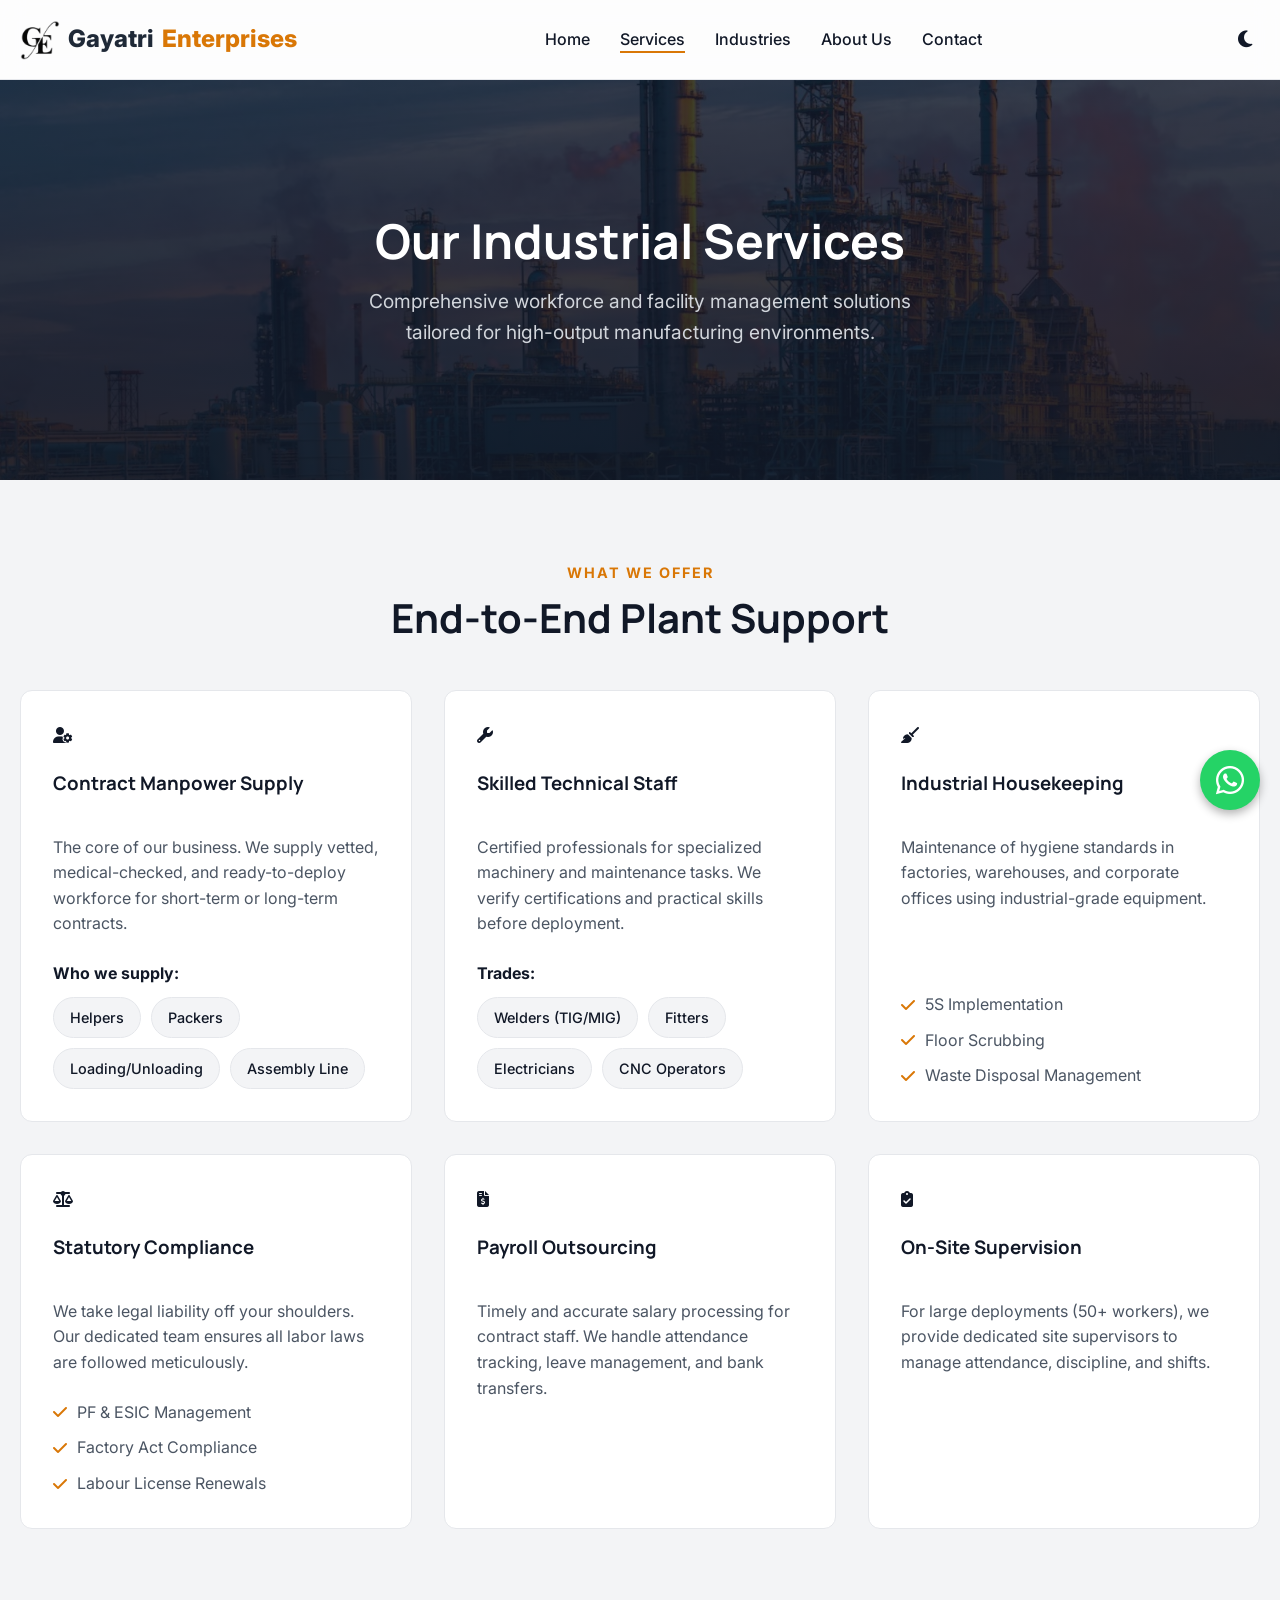
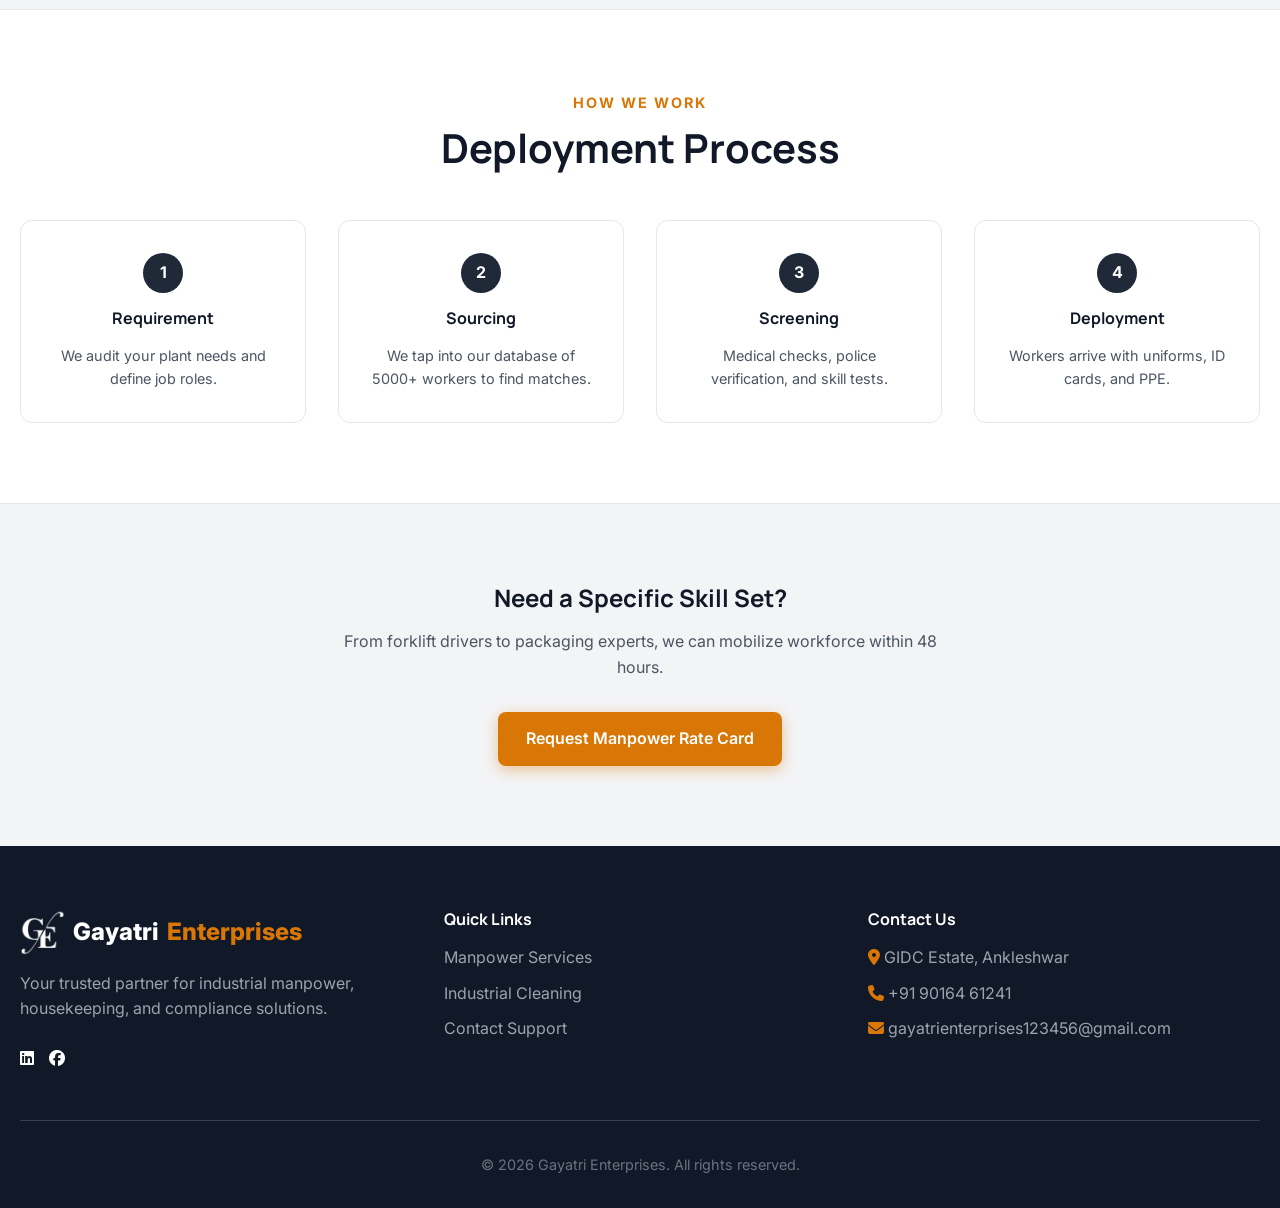
<file: services.html>
<!DOCTYPE html>
<html lang="en" data-theme="light">
<head>
    <meta charset="UTF-8">
    <meta name="viewport" content="width=device-width, initial-scale=1.0">
    <title>Our Services | Industrial Manpower & Factory Solutions</title>
    <meta name="description" content="Expert manpower supply services: Skilled welders, fitters, CNC operators, and unskilled labor. Industrial housekeeping and compliance management.">
    <meta name="description" content="Explore industrial manpower services offered by Gayatri Enterprises including skilled labour supply, contract labour management and workforce solutions for factories and warehouses.">
    <meta name="keywords" content="industrial manpower, factory solutions, skilled labor, unskilled labor, contract labor">



    <link rel="preconnect" href="https://fonts.googleapis.com">
    <link rel="preconnect" href="https://fonts.gstatic.com" crossorigin>
    <link href="https://fonts.googleapis.com/css2?family=Inter:wght@400;500;600&family=Manrope:wght@600;700;800&display=swap" rel="stylesheet">
    <link rel="stylesheet" href="https://cdnjs.cloudflare.com/ajax/libs/font-awesome/6.4.0/css/all.min.css">
    
    <link rel="stylesheet" href="css/style.css">

    <style>
        /* Page Specific Styles */
        .page-hero {
            background: linear-gradient(rgba(17, 24, 39, 0.8), rgba(17, 24, 39, 0.9)), 
                        url('assets/images/industries3.jpeg');
            background-size: cover;
            background-position: center;
            height: 400px;
            display: flex;
            align-items: center;
            justify-content: center;
            text-align: center;
            color: white;
            margin-top: var(--header-height);
        }

        .service-detail-card {
            display: flex;
            flex-direction: column;
            gap: 1.5rem;
            height: 100%;
        }

        .service-detail-card ul {
            padding-left: 0;
            display: flex;
            flex-direction: column;
            gap: 10px;
        }

        .service-detail-card li {
            display: flex;
            align-items: center;
            gap: 10px;
            color: var(--text-muted);
        }

        .service-detail-card li i {
            color: var(--secondary);
        }

        .process-step {
            position: relative;
            padding: 2rem;
            background: var(--bg-card);
            border: 1px solid var(--border);
            border-radius: var(--radius-md);
            text-align: center;
            transition: 0.3s;
        }
        
        .process-step:hover {
            border-color: var(--secondary);
            transform: translateY(-5px);
        }

        .step-number {
            width: 40px;
            height: 40px;
            background: var(--primary);
            color: white;
            border-radius: 50%;
            display: flex;
            align-items: center;
            justify-content: center;
            font-weight: 700;
            margin: 0 auto 1rem auto;
        }
        
        /* Trades Grid (Tags) */
        .trades-grid {
            display: flex;
            flex-wrap: wrap;
            gap: 10px;
        }
        
        .trade-tag {
            background: var(--bg-body);
            border: 1px solid var(--border);
            padding: 8px 16px;
            border-radius: 50px;
            font-size: 0.9rem;
            font-weight: 500;
            color: var(--text-main);
        }



        /* --- Brand Logo Sizing & Theme Compatibility --- */
        .brand-logo {
            height: 40px; /* perfectly aligns with the 1.5rem text size */
            width: auto;
            display: block;
            object-fit: contain;
            transition: filter 0.3s ease;
        }

        /* Light Mode (Default) - Inverts the white SVG to dark charcoal to match text */
        :root .brand-logo {
            filter: invert(85%) sepia(0%) saturate(0%) hue-rotate(180deg) brightness(15%);
        }

        /* Dark Mode - Keeps the SVG in its original white color */
        [data-theme="dark"] .brand-logo,
        .footer-logo {
            filter: none; 
        }
        .footer-white-logo {
            height: 45px; /* Text ke size ke hisaab se perfect alignment */
            width: auto;
            display: block;
            object-fit: contain;
            /* Yeh filter SVG ko pehle black karta hai, phir invert karke pure white (#FFFFFF) bana deta hai */
            filter: brightness(0) invert(1); 
        }
    </style>
</head>
<body>

    <header>
        <div class="container nav-container">
            <!-- <a href="index.html" class="logo">
                <i class="fa-solid fa-industry"></i>
                Gayatri <span>Enterprises</span>
            </a> -->
            <a href="index.html" class="logo">
                <img src="assets/images/ge_logo.svg" alt="Gayatri Enterprises Logo" class="brand-logo">
                Gayatri <span>Enterprises</span>
            </a>

            <nav>
                <ul class="nav-links">
                    <li><a href="index.html">Home</a></li>
                    <li><a href="services.html" class="active">Services</a></li>
                    <li><a href="industries.html">Industries</a></li>
                    <li><a href="about.html">About Us</a></li>
                    <li><a href="contact.html">Contact</a></li>
                </ul>
            </nav>

            <div style="display: flex; align-items: center; gap: 15px;">
                <button id="theme-toggle" class="theme-toggle" aria-label="Toggle Dark Mode">
                    <i class="fas fa-moon"></i>
                </button>
                <div class="hamburger">
                    <i class="fas fa-bars"></i>
                </div>
                <a href="contact.html" class="btn btn-primary" style="display: none; @media(min-width:768px){display:flex;}">
                    Get Quote
                </a>
            </div>
        </div>
    </header>

    <main>
        <section class="page-hero">
            <div class="container fade-up">
                <h1 style="color: white;font-size: 3rem; margin-bottom: 1rem;">Our Industrial Services</h1>
                <p style="font-size: 1.2rem; max-width: 600px; margin: 0 auto; color: #D1D5DB;">
                    Comprehensive workforce and facility management solutions tailored for high-output manufacturing environments.
                </p>
            </div>
        </section>

        <section style="padding: 5rem 0;">
            <div class="container">
                <div class="section-title fade-up">
                    <span>What We Offer</span>
                    <h2>End-to-End Plant Support</h2>
                </div>
                

                <div class="grid-3"> <style>.grid-3 { display: grid; grid-template-columns: repeat(auto-fit, minmax(320px, 1fr)); gap: 2rem; }</style>

                    <article class="card service-detail-card fade-up">
                        <div class="service-icon"><i class="fas fa-user-gear"></i></div>
                        <h3>Contract Manpower Supply</h3>
                        <p style="color: var(--text-muted);">
                            The core of our business. We supply vetted, medical-checked, and ready-to-deploy workforce for short-term or long-term contracts.
                        </p>
                        <div style="margin-top: auto;">
                            <strong>Who we supply:</strong>
                            <div class="trades-grid" style="margin-top: 10px;">
                                <span class="trade-tag">Helpers</span>
                                <span class="trade-tag">Packers</span>
                                <span class="trade-tag">Loading/Unloading</span>
                                <span class="trade-tag">Assembly Line</span>
                            </div>
                        </div>
                    </article>

                    <article class="card service-detail-card fade-up" style="transition-delay: 0.1s;">
                        <div class="service-icon"><i class="fas fa-wrench"></i></div>
                        <h3>Skilled Technical Staff</h3>
                        <p style="color: var(--text-muted);">
                            Certified professionals for specialized machinery and maintenance tasks. We verify certifications and practical skills before deployment.
                        </p>
                        <div style="margin-top: auto;">
                            <strong>Trades:</strong>
                            <div class="trades-grid" style="margin-top: 10px;">
                                <span class="trade-tag">Welders (TIG/MIG)</span>
                                <span class="trade-tag">Fitters</span>
                                <span class="trade-tag">Electricians</span>
                                <span class="trade-tag">CNC Operators</span>
                            </div>
                        </div>
                    </article>

                    <article class="card service-detail-card fade-up" style="transition-delay: 0.2s;">
                        <div class="service-icon"><i class="fas fa-broom"></i></div>
                        <h3>Industrial Housekeeping</h3>
                        <p style="color: var(--text-muted);">
                            Maintenance of hygiene standards in factories, warehouses, and corporate offices using industrial-grade equipment.
                        </p>
                        <div style="margin-top: auto;">
                            <ul>
                                <li><i class="fas fa-check"></i> 5S Implementation</li>
                                <li><i class="fas fa-check"></i> Floor Scrubbing</li>
                                <li><i class="fas fa-check"></i> Waste Disposal Management</li>
                            </ul>
                        </div>
                    </article>
                    
                     <article class="card service-detail-card fade-up">
                        <div class="service-icon"><i class="fas fa-scale-balanced"></i></div>
                        <h3>Statutory Compliance</h3>
                        <p style="color: var(--text-muted);">
                            We take legal liability off your shoulders. Our dedicated team ensures all labor laws are followed meticulously.
                        </p>
                        <div style="margin-top: auto;">
                            <ul>
                                <li><i class="fas fa-check"></i> PF & ESIC Management</li>
                                <li><i class="fas fa-check"></i> Factory Act Compliance</li>
                                <li><i class="fas fa-check"></i> Labour License Renewals</li>
                            </ul>
                        </div>
                    </article>

                    <article class="card service-detail-card fade-up" style="transition-delay: 0.1s;">
                        <div class="service-icon"><i class="fas fa-file-invoice-dollar"></i></div>
                        <h3>Payroll Outsourcing</h3>
                        <p style="color: var(--text-muted);">
                            Timely and accurate salary processing for contract staff. We handle attendance tracking, leave management, and bank transfers.
                        </p>
                    </article>

                    <article class="card service-detail-card fade-up" style="transition-delay: 0.2s;">
                        <div class="service-icon"><i class="fas fa-clipboard-check"></i></div>
                        <h3>On-Site Supervision</h3>
                        <p style="color: var(--text-muted);">
                            For large deployments (50+ workers), we provide dedicated site supervisors to manage attendance, discipline, and shifts.
                        </p>
                    </article>
                </div>
            </div>
        </section>

        <section style="background-color: var(--bg-card); padding: 5rem 0; border-top: 1px solid var(--border); border-bottom: 1px solid var(--border);">
            <div class="container">
                <div class="section-title fade-up">
                    <span>How We Work</span>
                    <h2>Deployment Process</h2>
                </div>

                <div class="grid-3" style="grid-template-columns: repeat(auto-fit, minmax(250px, 1fr));">
                    <div class="process-step fade-up">
                        <div class="step-number">1</div>
                        <h4>Requirement</h4>
                        <p style="font-size: 0.9rem; color: var(--text-muted);">We audit your plant needs and define job roles.</p>
                    </div>
                    <div class="process-step fade-up" style="transition-delay: 0.1s;">
                        <div class="step-number">2</div>
                        <h4>Sourcing</h4>
                        <p style="font-size: 0.9rem; color: var(--text-muted);">We tap into our database of 5000+ workers to find matches.</p>
                    </div>
                    <div class="process-step fade-up" style="transition-delay: 0.2s;">
                        <div class="step-number">3</div>
                        <h4>Screening</h4>
                        <p style="font-size: 0.9rem; color: var(--text-muted);">Medical checks, police verification, and skill tests.</p>
                    </div>
                    <div class="process-step fade-up" style="transition-delay: 0.3s;">
                        <div class="step-number">4</div>
                        <h4>Deployment</h4>
                        <p style="font-size: 0.9rem; color: var(--text-muted);">Workers arrive with uniforms, ID cards, and PPE.</p>
                    </div>
                </div>
            </div>
        </section>

        <section style="padding: 5rem 0; text-align: center;">
            <div class="container fade-up">
                <h2>Need a Specific Skill Set?</h2>
                <p style="max-width: 600px; margin: 0 auto 2rem auto; color: var(--text-muted);">
                    From forklift drivers to packaging experts, we can mobilize workforce within 48 hours.
                </p>
                <a href="contact.html" class="btn btn-primary">
                    Request Manpower Rate Card
                </a>
            </div>
        </section>
    </main>

    <footer style="background: #111827; color: #F3F4F6; padding: 4rem 0 2rem 0;">
        <div class="container">
            <div class="grid-3" style="margin-bottom: 3rem;">
                <div>
                    <div class="logo" style="margin-bottom: 1rem; color: #fff;">
                        <img src="assets/images/ge_logo.svg" alt="Gayatri Enterprises Logo" class="footer-white-logo">
                        Gayatri <span>Enterprises</span>
                    </div>
                    <p style="color: #9CA3AF; margin-bottom: 1.5rem;">
                        Your trusted partner for industrial manpower, housekeeping, and compliance solutions.
                    </p>
                    <div style="display: flex; gap: 15px;">
                        <a href="#" style="color: #fff;"><i class="fab fa-linkedin"></i></a>
                        <a href="#" style="color: #fff;"><i class="fab fa-facebook"></i></a>
                    </div>
                </div>
                <div>
                    <h4 style="color: #fff;">Quick Links</h4>
                    <ul style="display: flex; flex-direction: column; gap: 10px;">
                        <li><a href="services.html" style="color: #9CA3AF;">Manpower Services</a></li>
                        <li><a href="services.html" style="color: #9CA3AF;">Industrial Cleaning</a></li>
                        <li><a href="contact.html" style="color: #9CA3AF;">Contact Support</a></li>
                    </ul>
                </div>
                <div>
                    <h4 style="color: #fff;">Contact Us</h4>
                    <p style="color: #9CA3AF; margin-bottom: 10px;">
                        <i class="fas fa-map-marker-alt" style="color: var(--secondary);"></i> GIDC Estate, Ankleshwar
                    </p>
                    <p style="color: #9CA3AF; margin-bottom: 10px;">
                        <i class="fas fa-phone" style="color: var(--secondary);"></i> +91 90164 61241
                    </p>
                    <p style="color: #9CA3AF;">
                        <i class="fas fa-envelope" style="color: var(--secondary);"></i> gayatrienterprises123456@gmail.com
                    </p>
                </div>
            </div>
            <div style="border-top: 1px solid #374151; padding-top: 2rem; text-align: center; color: #6B7280; font-size: 0.9rem;">
                &copy; 2026 Gayatri Enterprises. All rights reserved.
            </div>
        </div>
    </footer>

    <a href="#" class="whatsapp-float" target="_blank" aria-label="Chat on WhatsApp">
        <i class="fab fa-whatsapp"></i>
    </a>
    
    <div class="mobile-sticky-bar">
        <div class="grid">
            <a href="tel:+919016461241" class="btn btn-primary" style="justify-content: center; padding: 10px;">
                <i class="fas fa-phone"></i> Call Now
            </a>
            <a href="contact.html" class="btn btn-outline" style="justify-content: center; padding: 10px;">
                <i class="fas fa-envelope"></i> Inquiry
            </a>
        </div>
    </div>

    <script src="js/script.js"></script>
</body>
</html>
</file>
<file: css/style.css>
/* =========================================
   1. VARIABLES & THEME SETUP
   ========================================= */
:root {
    /* Fonts */
    --font-heading: 'Manrope', sans-serif;
    --font-body: 'Inter', sans-serif;

    /* Light Mode (Default) */
    --primary: #1F2937;       /* Dark Charcoal */
    --secondary: #D97706;     /* Industrial Amber/Orange */
    --secondary-hover: #B45309;
    --accent: #64748B;        /* Steel Blue/Grey */
    --bg-body: #F3F4F6;       /* Light Grey / Off-white */
    --bg-card: #FFFFFF;
    --text-main: #111827;
    --text-muted: #4B5563;
    --border: #E5E7EB;
    --shadow: 0 4px 20px -2px rgba(0, 0, 0, 0.1);
    --glass: rgba(255, 255, 255, 0.8);
    
    /* Spacing & Radius */
    --radius-sm: 8px;
    --radius-md: 12px;
    --radius-lg: 20px;
    --container: 1280px;
    --header-height: 80px;
}

/* Dark Mode Variables */
[data-theme="dark"] {
    --bg-body: #111827;       /* Deep Graphite */
    --bg-card: #1F2937;       /* Lighter Charcoal */
    --text-main: #F9FAFB;
    --text-muted: #9CA3AF;
    --border: #374151;
    --shadow: 0 4px 20px -2px rgba(0, 0, 0, 0.5);
    --glass: rgba(17, 24, 39, 0.8);
}

/* =========================================
   2. GLOBAL RESET & TYPOGRAPHY
   ========================================= */
* { margin: 0; padding: 0; box-sizing: border-box; }

html { scroll-behavior: smooth; }

body {
    font-family: var(--font-body);
    background-color: var(--bg-body);
    color: var(--text-main);
    line-height: 1.6;
    transition: background-color 0.3s ease, color 0.3s ease;
    overflow-x: hidden;
}

h1, h2, h3, h4, h5, h6 {
    font-family: var(--font-heading);
    font-weight: 700;
    line-height: 1.2;
    margin-bottom: 1rem;
    color: var(--text-main);
}

a { text-decoration: none; color: inherit; transition: 0.3s ease; }
ul { list-style: none; }
img { max-width: 100%; display: block; }

.container {
    max-width: var(--container);
    margin: 0 auto;
    padding: 0 20px;
}

/* =========================================
   3. COMPONENTS & UI ELEMENTS
   ========================================= */

/* Buttons */
.btn {
    display: inline-flex;
    align-items: center;
    gap: 10px;
    padding: 14px 28px;
    border-radius: var(--radius-sm);
    font-weight: 600;
    font-size: 1rem;
    cursor: pointer;
    transition: all 0.3s cubic-bezier(0.4, 0, 0.2, 1);
    position: relative;
    overflow: hidden;
    border: none;
}

.btn-primary {
    background: var(--secondary);
    color: #fff;
    box-shadow: 0 4px 14px rgba(217, 119, 6, 0.4);
}

.btn-primary:hover {
    background: var(--secondary-hover);
    transform: translateY(-2px);
    box-shadow: 0 6px 20px rgba(217, 119, 6, 0.6);
}

.btn-outline {
    background: transparent;
    border: 2px solid var(--primary);
    color: var(--primary);
}

[data-theme="dark"] .btn-outline {
    border-color: #fff;
    color: #fff;
}

.btn-outline:hover {
    background: var(--primary);
    color: #fff;
}

/* Cards */
.card {
    background: var(--bg-card);
    border: 1px solid var(--border);
    border-radius: var(--radius-md);
    padding: 2rem;
    transition: transform 0.4s ease, box-shadow 0.4s ease;
    position: relative;
    overflow: hidden;
}

.card:hover {
    transform: translateY(-8px);
    box-shadow: var(--shadow);
    border-color: var(--secondary);
}

/* Section Headings */
.section-title {
    text-align: center;
    margin-bottom: 3rem;
    position: relative;
}

.section-title span {
    color: var(--secondary);
    text-transform: uppercase;
    letter-spacing: 2px;
    font-size: 0.9rem;
    font-weight: 700;
}

.section-title h2 {
    font-size: 2.5rem;
    margin-top: 0.5rem;
}

/* =========================================
   4. HEADER & NAVIGATION
   ========================================= */
header {
    height: var(--header-height);
    position: fixed;
    top: 0;
    left: 0;
    width: 100%;
    z-index: 1000;
    background: var(--glass);
    backdrop-filter: blur(12px);
    -webkit-backdrop-filter: blur(12px);
    border-bottom: 1px solid var(--border);
    transition: all 0.3s ease;
}

.nav-container {
    display: flex;
    justify-content: space-between;
    align-items: center;
    height: 100%;
}

.logo {
    font-size: 1.5rem;
    font-weight: 800;
    color: var(--primary);
    display: flex;
    align-items: center;
    gap: 8px;
}

[data-theme="dark"] .logo { color: #fff; }
.logo span { color: var(--secondary); }

.nav-links { display: flex; gap: 30px; }

.nav-links a {
    font-weight: 500;
    font-size: 1rem;
    position: relative;
}

.nav-links a::after {
    content: '';
    position: absolute;
    width: 0;
    height: 2px;
    bottom: -4px;
    left: 0;
    background-color: var(--secondary);
    transition: width 0.3s ease;
}

.nav-links a:hover::after,
.nav-links a.active::after {
    width: 100%;
}

/* Theme Toggle */
.theme-toggle {
    background: none;
    border: none;
    cursor: pointer;
    font-size: 1.2rem;
    color: var(--text-main);
    padding: 8px;
    transition: transform 0.3s ease;
}
.theme-toggle:hover { transform: rotate(15deg); }

/* Hamburger */
.hamburger { display: none; cursor: pointer; }

/* =========================================
   5. MOBILE STICKY BAR
   ========================================= */
.mobile-sticky-bar {
    display: none; /* Visible only on mobile */
    position: fixed;
    bottom: 0;
    left: 0;
    width: 100%;
    background: var(--bg-card);
    border-top: 1px solid var(--border);
    z-index: 999;
    padding: 10px 20px;
    box-shadow: 0 -4px 10px rgba(0,0,0,0.1);
}

.mobile-sticky-bar .grid {
    display: grid;
    grid-template-columns: 1fr 1fr;
    gap: 15px;
}

/* =========================================
   6. ANIMATIONS
   ========================================= */
.fade-up {
    opacity: 0;
    transform: translateY(30px);
    transition: opacity 0.8s ease-out, transform 0.8s ease-out;
}

.fade-up.visible {
    opacity: 1;
    transform: translateY(0);
}

/* Floating WhatsApp */
.whatsapp-float {
    position: fixed;
    bottom: 90px; /* Above sticky bar on mobile */
    right: 20px;
    background: #25D366;
    color: white;
    width: 60px;
    height: 60px;
    border-radius: 50%;
    display: flex;
    justify-content: center;
    align-items: center;
    font-size: 2rem;
    box-shadow: 0 4px 10px rgba(0,0,0,0.3);
    z-index: 998;
    transition: transform 0.3s ease;
}

.whatsapp-float:hover { transform: scale(1.1); }

/* =========================================
   7. RESPONSIVE DESIGN
   ========================================= */
@media (max-width: 768px) {
    .nav-links {
        position: fixed;
        top: var(--header-height);
        right: -100%;
        width: 80%;
        height: calc(100vh - var(--header-height));
        background: var(--bg-card);
        flex-direction: column;
        padding: 2rem;
        transition: 0.4s ease;
        border-left: 1px solid var(--border);
    }

    .nav-links.active { right: 0; }
    .hamburger { display: block; font-size: 1.5rem; }
    
    .mobile-sticky-bar { display: block; }
    body { padding-bottom: 70px; } /* Space for sticky bar */
    
    .section-title h2 { font-size: 2rem; }
    .whatsapp-float { bottom: 80px; width: 50px; height: 50px; font-size: 1.5rem; }
}
</file>
